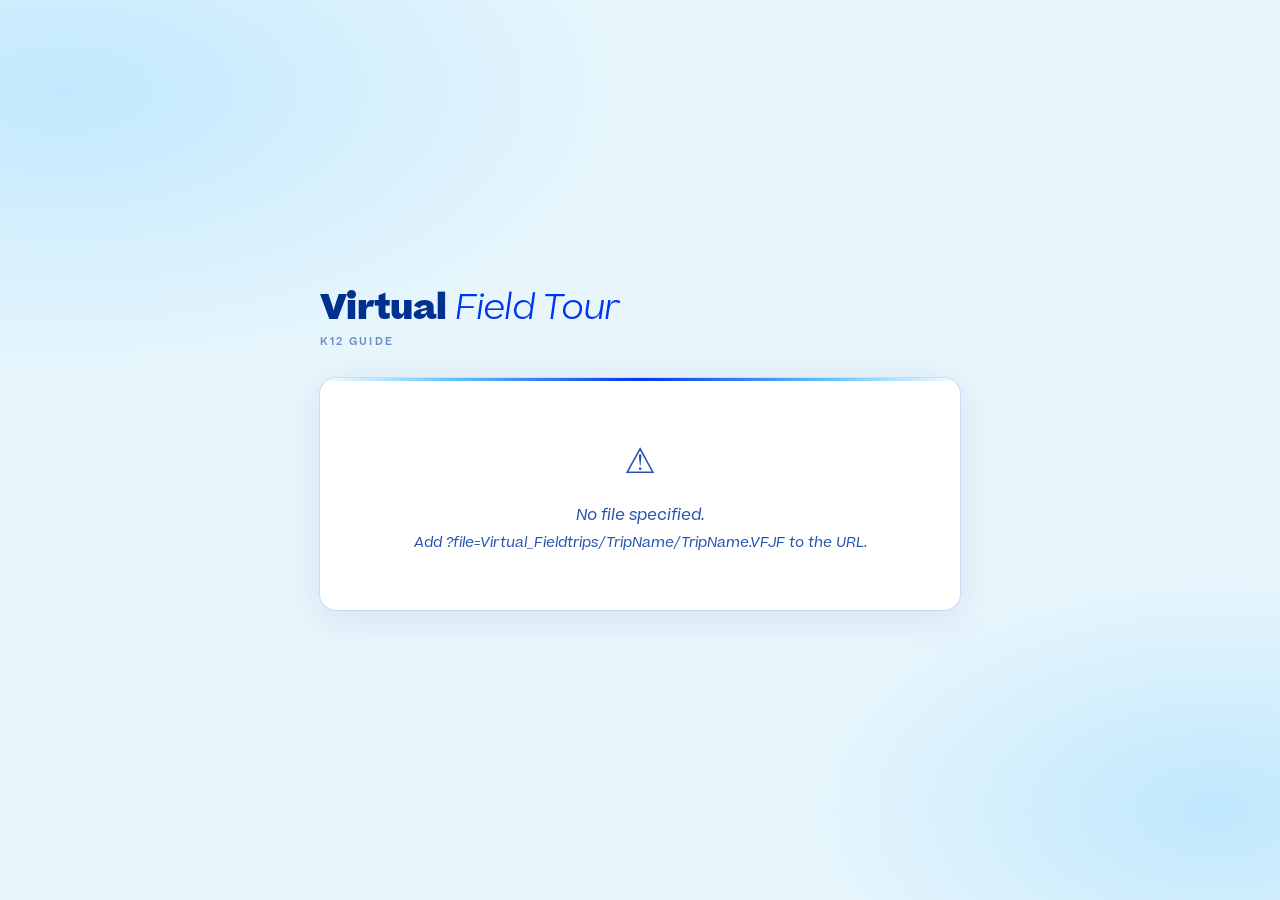
<file: VF_Guide/index.html>
<!DOCTYPE html>
<html lang="en">
<head>
  <meta charset="UTF-8">
  <meta name="viewport" content="width=device-width, initial-scale=1.0">
  <title>Virtual Field Trip</title>

  <!-- ─────────────────────────────────────────────────────────────────
       BEATRICE FONT FACES
       Expects font files at /fonts/Beatrice-*.otf
       ───────────────────────────────────────────────────────────────── -->
  <style>
    @font-face { font-family: 'Beatrice'; src: url('/fonts/Beatrice-Thin.otf') format('opentype'); font-weight: 100; font-style: normal; }
    @font-face { font-family: 'Beatrice'; src: url('/fonts/Beatrice-ThinItalic.otf') format('opentype'); font-weight: 100; font-style: italic; }
    @font-face { font-family: 'Beatrice'; src: url('/fonts/Beatrice-Light.otf') format('opentype'); font-weight: 300; font-style: normal; }
    @font-face { font-family: 'Beatrice'; src: url('/fonts/Beatrice-LightItalic.otf') format('opentype'); font-weight: 300; font-style: italic; }
    @font-face { font-family: 'Beatrice'; src: url('/fonts/Beatrice-Regular.otf') format('opentype'); font-weight: 400; font-style: normal; }
    @font-face { font-family: 'Beatrice'; src: url('/fonts/Beatrice-RegularItalic.otf') format('opentype'); font-weight: 400; font-style: italic; }
    @font-face { font-family: 'Beatrice'; src: url('/fonts/Beatrice-Medium.otf') format('opentype'); font-weight: 500; font-style: normal; }
    @font-face { font-family: 'Beatrice'; src: url('/fonts/Beatrice-MediumItalic.otf') format('opentype'); font-weight: 500; font-style: italic; }
    @font-face { font-family: 'Beatrice'; src: url('/fonts/Beatrice-SemiBold.otf') format('opentype'); font-weight: 600; font-style: normal; }
    @font-face { font-family: 'Beatrice'; src: url('/fonts/Beatrice-SemiBoldItalic.otf') format('opentype'); font-weight: 600; font-style: italic; }
    @font-face { font-family: 'Beatrice'; src: url('/fonts/Beatrice-Bold.otf') format('opentype'); font-weight: 700; font-style: normal; }
    @font-face { font-family: 'Beatrice'; src: url('/fonts/Beatrice-BoldItalic.otf') format('opentype'); font-weight: 700; font-style: italic; }
    @font-face { font-family: 'Beatrice'; src: url('/fonts/Beatrice-ExtraBold.otf') format('opentype'); font-weight: 800; font-style: normal; }
    @font-face { font-family: 'Beatrice'; src: url('/fonts/Beatrice-ExtraBoldItalic.otf') format('opentype'); font-weight: 800; font-style: italic; }
  </style>

  <style>
    /* ─────────────────────────────────────────────────────────────────
       DESIGN TOKENS
       Brand palette: #E8F6FC · #A2DEFF · #62C7FF · #0035F0 · #01308E
       ───────────────────────────────────────────────────────────────── */
    :root {
      /* Palette */
      --sky-pale:    #E8F6FC;
      --sky-light:   #A2DEFF;
      --sky-mid:     #62C7FF;
      --blue-vivid:  #0035F0;
      --blue-deep:   #01308E;

      /* Semantic surfaces */
      --bg:          var(--sky-pale);
      --surface:     #ffffff;
      --surface-2:   #f0f9ff;
      --border:      rgba(0, 53, 240, 0.10);
      --border-hi:   rgba(0, 53, 240, 0.22);

      /* Accent / interaction */
      --accent:      var(--blue-vivid);
      --accent-soft: rgba(0, 53, 240, 0.18);
      --accent-glow: rgba(98, 199, 255, 0.35);

      /* Success (completion) */
      --green:       #0a8a5e;
      --green-soft:  rgba(10, 138, 94, 0.10);
      --green-border:rgba(10, 138, 94, 0.28);

      /* Gold (visited) */
      --gold:        #0035F0;   /* reuse brand blue for visited accent */
      --gold-soft:   rgba(0, 53, 240, 0.07);

      /* Text */
      --text:        #01308E;
      --text-2:      #2552b0;
      --text-3:      #6e8eca;
      --text-muted:  #a0b4d6;
      --disabled:    #c5d8ef;

      /* Type */
      --font:        'Beatrice', system-ui, sans-serif;

      /* Shape */
      --radius:      16px;
      --radius-sm:   10px;
      --card-shadow: 0 0 0 1px var(--border), 0 8px 40px rgba(1, 48, 142, 0.10);
    }

    /* ── Reset ─────────────────────────────────────────────── */
    *, *::before, *::after { box-sizing: border-box; margin: 0; padding: 0; }

    /* ── Base ──────────────────────────────────────────────── */
    body {
      font-family: var(--font);
      font-weight: 400;
      background: var(--bg);
      background-image:
        radial-gradient(ellipse 70% 50% at 5% 10%, rgba(162, 222, 255, 0.55) 0%, transparent 65%),
        radial-gradient(ellipse 55% 45% at 95% 90%, rgba(98, 199, 255, 0.30) 0%, transparent 60%);
      min-height: 100vh;
      display: flex;
      align-items: center;
      justify-content: center;
      padding: 2rem 1rem;
      color: var(--text);
      font-size: 15px;
      line-height: 1.6;
    }

    #app { width: 100%; max-width: 640px; }

    /* ── Animations ────────────────────────────────────────── */
    @keyframes rise {
      from { opacity: 0; transform: translateY(12px); }
      to   { opacity: 1; transform: translateY(0);    }
    }

    @keyframes waveBounce {
      0%, 100% { transform: scaleY(1); }
      50%       { transform: scaleY(0.2); }
    }

    .fade-in {
      opacity: 0;
      animation: rise 0.30s ease forwards;
    }

    /* ─────────────────────────────────────────────────────────
       HEADER
       ───────────────────────────────────────────────────────── */
    #header {
      display: flex;
      align-items: flex-start;
      justify-content: space-between;
      gap: 1.25rem;
      margin-bottom: 1.75rem;
      opacity: 0;
      transform: translateY(-10px);
      animation: rise 0.50s 0.08s ease forwards;
    }

    #header-text { text-align: left; flex: 1; }

    #header h1 {
      font-size: clamp(1.4rem, 4.5vw, 2.15rem);
      font-weight: 800;
      color: var(--blue-deep);
      letter-spacing: -0.02em;
      line-height: 1.1;
    }

    #header h1 em {
      font-style: italic;
      font-weight: 300;
      color: var(--blue-vivid);
    }

    #header .subtitle {
      font-size: 0.65rem;
      font-weight: 600;
      letter-spacing: 0.20em;
      text-transform: uppercase;
      color: var(--text-3);
      margin-top: 0.4rem;
    }

    /* ── Progress widget ────────────────────────────────────── */
    #progress-widget {
      display: none;          /* shown via JS once the trip starts */
      flex-direction: column;
      align-items: flex-end;
      gap: 0.35rem;
      flex-shrink: 0;
      min-width: 110px;
    }

    #progress-label {
      font-size: 0.60rem;
      font-weight: 600;
      letter-spacing: 0.18em;
      text-transform: uppercase;
      color: var(--text-3);
    }

    #progress-bar-track {
      width: 100%;
      height: 6px;
      background: rgba(0, 53, 240, 0.10);
      border-radius: 99px;
      overflow: hidden;
      border: 1px solid var(--border);
    }

    #progress-bar-fill {
      height: 100%;
      width: 0%;
      border-radius: 99px;
      background: linear-gradient(90deg, var(--blue-vivid) 0%, var(--sky-mid) 100%);
      transition: width 0.5s cubic-bezier(0.4, 0, 0.2, 1);
    }

    #progress-bar-fill.complete {
      background: linear-gradient(90deg, var(--green) 0%, #34d399 100%);
    }

    #progress-pct {
      font-size: 0.70rem;
      font-weight: 600;
      color: var(--text-2);
      letter-spacing: 0.04em;
      transition: color 0.4s;
    }

    #progress-pct.complete { color: var(--green); }

    /* ─────────────────────────────────────────────────────────
       BOOK CARD
       ───────────────────────────────────────────────────────── */
    #book {
      background: var(--surface);
      border-radius: var(--radius);
      box-shadow: var(--card-shadow);
      overflow: hidden;
      opacity: 0;
      transform: translateY(14px);
      animation: rise 0.55s 0.22s ease forwards;
      position: relative;
    }

    /* Top accent stripe */
    #book::before {
      content: '';
      position: absolute;
      inset: 0 0 auto 0;
      height: 3px;
      background: linear-gradient(90deg,
        transparent 0%,
        var(--sky-mid) 20%,
        var(--blue-vivid) 50%,
        var(--sky-mid) 80%,
        transparent 100%);
      border-radius: var(--radius) var(--radius) 0 0;
      transition: background 0.6s ease;
    }

    #book.complete::before {
      background: linear-gradient(90deg,
        transparent 0%,
        rgba(10, 138, 94, 0.45) 20%,
        var(--green) 50%,
        rgba(10, 138, 94, 0.45) 80%,
        transparent 100%);
    }

    /* ─────────────────────────────────────────────────────────
       SPLASH SCREEN
       ───────────────────────────────────────────────────────── */
    #splash {
      padding: 3rem 2.25rem;
      display: flex;
      flex-direction: column;
      align-items: center;
      gap: 1.5rem;
      text-align: center;
    }

    #splash-icon { font-size: 3rem; line-height: 1; }

    #splash-title {
      font-size: 1.3rem;
      font-weight: 300;
      color: var(--blue-deep);
      line-height: 1.6;
    }

    #splash-hint {
      font-size: 0.82rem;
      color: var(--text-3);
      max-width: 320px;
    }

    #start-btn {
      background: var(--blue-vivid);
      color: #ffffff;
      border: none;
      border-radius: var(--radius-sm);
      padding: 0.85rem 2.5rem;
      font-family: var(--font);
      font-size: 0.95rem;
      font-weight: 700;
      cursor: pointer;
      letter-spacing: 0.04em;
      transition: opacity 0.15s, transform 0.1s, box-shadow 0.15s;
      box-shadow: 0 4px 20px rgba(0, 53, 240, 0.30);
    }

    #start-btn:hover  { opacity: 0.90; transform: translateY(-1px); box-shadow: 0 6px 24px rgba(0, 53, 240, 0.40); }
    #start-btn:active { transform: scale(0.98); }

    /* ─────────────────────────────────────────────────────────
       NARRATOR PANEL
       ───────────────────────────────────────────────────────── */
    #narrator {
      padding: 2rem 2.25rem 1.75rem;
      border-bottom: 1px solid var(--border);
      display: flex;
      flex-direction: column;
      gap: 0.85rem;
    }

    #narrator-label {
      font-size: 0.62rem;
      font-weight: 600;
      letter-spacing: 0.20em;
      text-transform: uppercase;
      color: rgba(0, 53, 240, 0.45);
    }

    /* ── Q row ─────────────────────────────────────────────── */
    #qa-question {
      display: none;          /* shown when a forward choice is made */
      align-items: flex-start;
      gap: 0.65rem;
      padding-bottom: 0.85rem;
      border-bottom: 1px solid var(--border);
    }

    #qa-question.visible { display: flex; }

    .qa-label {
      font-size: 0.68rem;
      font-weight: 700;
      letter-spacing: 0.12em;
      text-transform: uppercase;
      flex-shrink: 0;
      padding-top: 0.3em;
      min-width: 1.6rem;
    }

    .qa-label.q { color: var(--sky-mid); }
    .qa-label.a { color: var(--blue-vivid); }

    #qa-question-text {
      font-size: 0.95rem;
      font-weight: 300;
      font-style: italic;
      color: var(--text-3);
      line-height: 1.75;
    }

    /* ── A row ─────────────────────────────────────────────── */
    #qa-answer {
      display: flex;
      align-items: flex-start;
      gap: 0.65rem;
    }

    #a-label {
      font-size: 0.68rem;
      font-weight: 700;
      letter-spacing: 0.12em;
      text-transform: uppercase;
      flex-shrink: 0;
      padding-top: 0.3em;
      min-width: 1.6rem;
      color: var(--blue-vivid);
      visibility: hidden;
    }

    #narrator-text {
      font-size: 1.10rem;
      font-weight: 300;
      line-height: 1.85;
      color: var(--blue-deep);
      flex: 1;
    }

    /* ── Audio indicator ────────────────────────────────────── */
    #audio-indicator {
      display: flex;
      align-items: center;
      gap: 0.5rem;
      min-height: 1.1rem;
      font-size: 0.72rem;
      font-weight: 500;
      color: var(--text-3);
      transition: opacity 0.25s;
    }

    #audio-indicator.hidden { opacity: 0; pointer-events: none; }

    .wave { display: flex; align-items: center; gap: 2px; }

    .wave span {
      display: block;
      width: 2.5px;
      border-radius: 3px;
      background: var(--blue-vivid);
      animation: waveBounce 0.85s ease-in-out infinite;
    }

    .wave span:nth-child(1) { height: 5px;  animation-delay: 0.00s; }
    .wave span:nth-child(2) { height: 11px; animation-delay: 0.12s; }
    .wave span:nth-child(3) { height: 7px;  animation-delay: 0.24s; }
    .wave span:nth-child(4) { height: 13px; animation-delay: 0.06s; }
    .wave span:nth-child(5) { height: 6px;  animation-delay: 0.18s; }

    /* ─────────────────────────────────────────────────────────
       CHOICES PANEL
       ───────────────────────────────────────────────────────── */
    #choices {
      padding: 1.5rem 2.25rem 2rem;
      display: flex;
      flex-direction: column;
      gap: 0.55rem;
    }

    #choices-label {
      font-size: 0.62rem;
      font-weight: 600;
      letter-spacing: 0.20em;
      text-transform: uppercase;
      color: var(--text-muted);
      margin-bottom: 0.2rem;
    }

    /* ── Choice button — base ──────────────────────────────── */
    .choice-btn {
      background: var(--surface-2);
      border: 1px solid var(--border);
      border-radius: var(--radius-sm);
      padding: 0.8rem 1.1rem;
      font-family: var(--font);
      font-size: 0.93rem;
      font-weight: 500;
      color: var(--text);
      cursor: pointer;
      text-align: left;
      display: flex;
      align-items: center;
      gap: 0.65rem;
      transition: border-color 0.15s, background 0.15s, transform 0.10s, box-shadow 0.15s;
      position: relative;
      overflow: hidden;
    }

    /* Hover shimmer overlay */
    .choice-btn::after {
      content: '';
      position: absolute;
      inset: 0;
      background: linear-gradient(110deg, transparent 0%, var(--accent-glow) 100%);
      opacity: 0;
      transition: opacity 0.20s;
      pointer-events: none;
    }

    .choice-btn:hover:not(:disabled)::after  { opacity: 1; }

    .choice-btn:hover:not(:disabled) {
      border-color: var(--border-hi);
      transform: translateY(-1px);
      box-shadow: 0 4px 16px rgba(1, 48, 142, 0.12);
    }

    .choice-btn:active:not(:disabled) { transform: scale(0.99); }

    /* Leading arrow */
    .choice-btn::before {
      content: '›';
      font-size: 1.2rem;
      line-height: 1;
      color: var(--blue-vivid);
      flex-shrink: 0;
      transition: transform 0.15s;
    }

    .choice-btn:hover:not(:disabled)::before { transform: translateX(2px); }

    .choice-btn:disabled {
      color: var(--disabled);
      cursor: not-allowed;
      background: var(--surface);
    }

    .choice-btn:disabled::before { color: var(--disabled); }

    /* ── Visited forward choices ────────────────────────────── */
    .choice-btn.visited {
      background: var(--gold-soft);
      border-color: rgba(0, 53, 240, 0.15);
      color: var(--text-2);
    }

    .choice-btn.visited::before {
      content: '✓';
      font-size: 0.85rem;
      color: var(--blue-vivid);
    }

    /* ── Back buttons ───────────────────────────────────────── */
    .choice-btn.back-btn {
      background: transparent;
      border-color: var(--border);
      color: var(--text-3);
      font-size: 0.84rem;
      font-weight: 400;
    }

    .choice-btn.back-btn::before {
      content: '‹';
      color: var(--text-3);
    }

    .choice-btn.back-btn:hover:not(:disabled) {
      color: var(--text-2);
      border-color: var(--border-hi);
      transform: translateY(-1px);
    }

    .choice-btn.back-btn:hover:not(:disabled)::before {
      transform: translateX(-2px);
      color: var(--text-2);
    }

    /* Suppress shimmer on back buttons */
    .choice-btn.back-btn::after { display: none; }

    /* ── Completion banner ──────────────────────────────────── */
    #complete-banner {
      display: none;
      align-items: center;
      gap: 0.7rem;
      padding: 0.85rem 1.1rem;
      background: var(--green-soft);
      border: 1px solid var(--green-border);
      border-radius: var(--radius-sm);
      font-size: 0.82rem;
      color: var(--green);
      font-weight: 600;
    }

    #complete-banner.visible { display: flex; }
    #complete-banner .cb-icon { font-size: 1.1rem; flex-shrink: 0; }

    /* ─────────────────────────────────────────────────────────
       STATUS / ERROR SCREEN
       ───────────────────────────────────────────────────────── */
    #status {
      padding: 3.5rem 2rem;
      text-align: center;
      color: var(--text-2);
      font-size: 0.95rem;
    }

    #status .big { font-size: 2.2rem; margin-bottom: 0.75rem; }
    #status p    { font-style: italic; }

    #status code {
      background: var(--surface-2);
      color: var(--blue-vivid);
      padding: 0.15em 0.45em;
      border-radius: 5px;
      font-style: normal;
      font-size: 0.85em;
    }

    /* ── Scrollbar ──────────────────────────────────────────── */
    ::-webkit-scrollbar { width: 5px; }
    ::-webkit-scrollbar-track { background: transparent; }
    ::-webkit-scrollbar-thumb { background: var(--border-hi); border-radius: 4px; }

    /* ── Mobile adjustments ─────────────────────────────────── */
    @media (max-width: 480px) {
      body { padding: 1rem 0.75rem; }
      #narrator, #choices { padding-left: 1.5rem; padding-right: 1.5rem; }
      #narrator-text { font-size: 1rem; }
      #splash { padding: 2.25rem 1.5rem; }
      #progress-widget { min-width: 90px; }
    }
  </style>
</head>
<body>

<div id="app">

  <!-- Header: title + progress widget -->
  <div id="header">
    <div id="header-text">
      <h1 id="title-text">Virtual <em>Field Tour</em></h1>
      <div class="subtitle" id="subtitle-text">K12 Guide</div>
    </div>
    <div id="progress-widget">
      <div id="progress-label">Explored</div>
      <div id="progress-bar-track">
        <div id="progress-bar-fill"></div>
      </div>
      <div id="progress-pct">0%</div>
    </div>
  </div>

  <!-- Main card — content rendered here by JS -->
  <div id="book">
    <div id="status"><div class="big">📖</div><p>Loading…</p></div>
  </div>

</div>

<!-- Hidden audio player -->
<audio id="player"></audio>

<script>
/* =============================================================
   VIRTUAL FIELD TRIP — player script
   -------------------------------------------------------------
   DATA SCHEMA (*.VFJF, a JSON file):
     {
       "root": "Trip Title",
       "start_node": "node_id",
       "thank_you": "audio/thankyou.mp3",   // optional
       "nodes": {
         "node_id": {
           "text":    "Narrator text shown in the card.",
           "audio":   "audio/node.mp3",      // optional
           "choices": [
             { "text": "Choice label", "next": "other_node_id" },
             { "text": "← Go back",   "next": "prev_node_id", "back": true }
           ]
         }
       }
     }

   URL FORMAT:
     ?file=Virtual_Fieldtrips/TripName/TripName.VFJF
   ============================================================= */

  // ── State ──────────────────────────────────────────────────
  let data         = null;   // parsed JSON from the .VFJF file
  let fileBase     = '';     // root path for resolving audio URLs
  let currentNode  = null;   // currently displayed node id
  let isPlaying    = false;  // true while narration audio is playing
  let visitedNodes = new Set();  // set of node ids the user has visited
  let totalNodes   = 0;
  let tripComplete = false;

  // Queue for the thank-you audio: play after current narration ends
  let pendingThankYou = null;  // URL string, or null

  const player = document.getElementById('player');

  // ── Audio cache ─────────────────────────────────────────────
  // Pre-fetches audio files into Blob URLs to avoid network delays
  // between pressing a choice and audio starting.
  const audioCache = new Map();

  function prefetchAudio(url) {
    if (audioCache.has(url)) return;
    const entry = { blob: null, objectUrl: null, state: 'loading' };
    audioCache.set(url, entry);
    fetch(url)
      .then(res => {
        if (!res.ok) throw new Error(`HTTP ${res.status}`);
        return res.blob();
      })
      .then(blob => {
        entry.blob      = blob;
        entry.objectUrl = URL.createObjectURL(blob);
        entry.state     = 'ready';
      })
      .catch(err => {
        console.warn('Audio prefetch failed:', url, err);
        entry.state = 'error';
      });
  }

  // Pre-fetch audio for all forward children of a node
  function prefetchNodeAudio(nodeId) {
    const node = data.nodes[nodeId];
    if (!node || !node.choices) return;
    node.choices.forEach(choice => {
      if (choice.back) return;
      const next = data.nodes[choice.next];
      if (!next || !next.audio) return;
      const safePath = sanitiseAudioPath(next.audio);
      if (!safePath) return;
      prefetchAudio(buildAudioUrl(safePath));
    });
  }

  // Return a cached Blob URL if available, otherwise fall back to the
  // network URL (the player will handle fallback on error too).
  function resolveAudioSrc(url) {
    const entry = audioCache.get(url);
    if (entry && entry.state === 'ready' && entry.objectUrl) return entry.objectUrl;
    return url;
  }

  // ── Path helpers ────────────────────────────────────────────

  // Reject paths that look like absolute URLs or path-traversal attempts.
  function sanitiseAudioPath(audioPath) {
    if (typeof audioPath !== 'string' || audioPath.trim() === '') return null;
    const colonIdx = audioPath.indexOf(':');
    const slashIdx = audioPath.indexOf('/');
    if (colonIdx !== -1 && (slashIdx === -1 || colonIdx < slashIdx)) return null;
    if (audioPath.includes('..')) return null;
    return audioPath;
  }

  function buildAudioUrl(audioPath) {
    return fileBase + audioPath;
  }

  // ── Progress ────────────────────────────────────────────────

  function updateProgress() {
    const pct   = totalNodes > 0 ? Math.round((visitedNodes.size / totalNodes) * 100) : 0;
    const fill  = document.getElementById('progress-bar-fill');
    const pctEl = document.getElementById('progress-pct');
    if (!fill || !pctEl) return;

    fill.style.width  = pct + '%';
    pctEl.textContent = pct + '%';

    if (pct >= 100 && !tripComplete) {
      tripComplete = true;
      fill.classList.add('complete');
      pctEl.classList.add('complete');
      document.getElementById('book').classList.add('complete');
      showCompleteBanner();
      scheduleThankYouAudio();
    }
  }

  function showCompleteBanner() {
    const banner = document.getElementById('complete-banner');
    if (banner) banner.classList.add('visible');
  }

  // Queue the thank-you audio so it plays AFTER the current narration
  // finishes rather than interrupting it.
  function scheduleThankYouAudio() {
    if (!data.thank_you) return;
    const safePath = sanitiseAudioPath(data.thank_you);
    if (!safePath) return;
    const url = buildAudioUrl(safePath);
    prefetchAudio(url);
    pendingThankYou = url;

    // If nothing is playing right now, fire immediately.
    if (!isPlaying) {
      flushPendingThankYou();
    }
    // Otherwise, playAudioFile's `done` callback will call flushPendingThankYou.
  }

  function flushPendingThankYou() {
    if (!pendingThankYou) return;
    const url = pendingThankYou;
    pendingThankYou = null;
    playAudioFile(resolveAudioSrc(url), url);
  }

  // ── Initialisation ──────────────────────────────────────────

  async function init() {
    const params   = new URLSearchParams(location.search);
    const filePath = params.get('file');

    if (!filePath) {
      showError('⚠️', 'No file specified.',
        'Add ?file=Virtual_Fieldtrips/TripName/TripName.VFJF to the URL.');
      return;
    }

    // Derive the base directory so relative audio paths resolve correctly.
    const slashIdx = filePath.lastIndexOf('/');
    fileBase       = '/' + (slashIdx >= 0 ? filePath.slice(0, slashIdx + 1) : '');

    try {
      const res = await fetch('/' + filePath);
      if (!res.ok) throw new Error(`HTTP ${res.status}`);
      data = await res.json();
    } catch (e) {
      showError('⚠️', 'Could not load trip file.', e.message, filePath);
      return;
    }

    if (!data.nodes || !data.start_node || !data.nodes[data.start_node]) {
      showError('⚠️', 'Invalid trip file.', 'Missing nodes or start_node.');
      return;
    }

    totalNodes = Object.keys(data.nodes).length;

    // Set page / header title
    const tripTitle = String(data.root || 'Virtual Field Trip').trim();
    document.title  = tripTitle;
    setHeaderTitle(tripTitle);

    // Pre-fetch start node audio and thank-you audio early
    const startNode = data.nodes[data.start_node];
    if (startNode && startNode.audio) {
      const safePath = sanitiseAudioPath(startNode.audio);
      if (safePath) prefetchAudio(buildAudioUrl(safePath));
    }
    if (data.thank_you) {
      const safePath = sanitiseAudioPath(data.thank_you);
      if (safePath) prefetchAudio(buildAudioUrl(safePath));
    }

    showSplash(tripTitle, !!(startNode && startNode.audio));
  }

  // Update the h1 so the last word is wrapped in <em> for italic styling.
  function setHeaderTitle(tripTitle) {
    const h1   = document.getElementById('title-text');
    const words = tripTitle.split(' ');
    h1.textContent = '';
    if (words.length > 1) {
      h1.appendChild(document.createTextNode(words.slice(0, -1).join(' ') + ' '));
    }
    const em = document.createElement('em');
    em.textContent = words[words.length - 1];
    h1.appendChild(em);
  }

  // ── Splash screen ───────────────────────────────────────────

  function showSplash(tripTitle, hasAudio) {
    const book = document.getElementById('book');
    book.textContent = '';

    const splash = el('div', { id: 'splash' });
    splash.appendChild(el('div', { id: 'splash-icon', text: '🌍' }));
    splash.appendChild(el('div', { id: 'splash-title', text: tripTitle }));
    splash.appendChild(el('p', {
      id: 'splash-hint',
      text: hasAudio
        ? 'Audio narration is included — make sure your sound is on.'
        : 'Use the choices below to explore each stop on the trip.',
    }));

    const btn = el('button', { id: 'start-btn', text: 'Begin Tour →' });
    btn.addEventListener('click', () => {
      document.getElementById('progress-widget').style.display = 'flex';
      renderShell();
      goTo(data.start_node, /* playAudio */ true, /* choiceText */ null, /* isBack */ false);
    });
    splash.appendChild(btn);

    book.appendChild(splash);
  }

  // ── Shell (narrator + choices panels) ──────────────────────

  function renderShell() {
    const book = document.getElementById('book');
    book.textContent = '';

    // ── Narrator panel ──
    const narrator = el('div', { id: 'narrator' });
    narrator.appendChild(el('div', { id: 'narrator-label', text: 'Narrator' }));

    // Q row (question echoed when a choice is made)
    const qaQuestion = el('div', { id: 'qa-question' });
    qaQuestion.appendChild(el('span', { className: 'qa-label q', text: 'Q:' }));
    qaQuestion.appendChild(el('span', { id: 'qa-question-text' }));
    narrator.appendChild(qaQuestion);

    // A row (narrator response)
    const qaAnswer = el('div', { id: 'qa-answer' });
    qaAnswer.appendChild(el('span', { id: 'a-label', text: 'A:' }));
    qaAnswer.appendChild(el('span', { id: 'narrator-text' }));
    narrator.appendChild(qaAnswer);

    // Animated audio indicator
    const audioIndicator = el('div', { id: 'audio-indicator', className: 'hidden' });
    const wave = el('div', { className: 'wave' });
    for (let i = 0; i < 5; i++) wave.appendChild(el('span'));
    audioIndicator.appendChild(wave);
    audioIndicator.appendChild(document.createTextNode('Playing…'));
    narrator.appendChild(audioIndicator);

    book.appendChild(narrator);

    // ── Choices panel ──
    const choices = el('div', { id: 'choices' });
    choices.appendChild(el('div', { id: 'choices-label', text: 'Your response' }));

    // Completion banner (hidden until full exploration)
    const banner = el('div', { id: 'complete-banner' });
    const cbIcon = el('span', { className: 'cb-icon', text: '🎉' });
    banner.appendChild(cbIcon);
    banner.appendChild(document.createTextNode("You've explored the entire trip — great work!"));
    choices.appendChild(banner);

    book.appendChild(choices);
  }

  // ── Navigation ──────────────────────────────────────────────
  // isBack = true  → navigate backwards: no audio, Q: label hidden
  // isBack = false → navigate forwards:  play audio, show Q: label

  function goTo(nodeId, playAudio, choiceText, isBack) {
    const node = data.nodes[nodeId];
    if (!node) { console.warn('Unknown node:', nodeId); return; }

    visitedNodes.add(nodeId);
    currentNode = nodeId;

    renderNarrator(node, isBack ? null : choiceText);
    renderChoices(node);
    updateProgress();
    prefetchNodeAudio(nodeId);

    if (playAudio && node.audio) {
      const safePath = sanitiseAudioPath(node.audio);
      if (safePath) {
        const url = buildAudioUrl(safePath);
        playAudioFile(resolveAudioSrc(url), url);
      } else {
        console.warn('Rejected unsafe audio path:', node.audio);
      }
    }
  }

  function choiceClicked(choice) {
    if (isPlaying) return;
    const isBack = !!choice.back;
    goTo(choice.next, /* playAudio */ !isBack, choice.text, isBack);
  }

  // ── Audio playback ──────────────────────────────────────────

  function playAudioFile(src, canonicalUrl) {
    player.pause();
    player.src = src;
    isPlaying  = true;
    setWave(true);
    lockChoices(true);

    const done = () => {
      isPlaying = false;
      setWave(false);
      lockChoices(false);
      player.onended = null;
      player.onerror = null;

      // If a thank-you clip is waiting, play it now that narration is done.
      if (pendingThankYou) {
        flushPendingThankYou();
      }
    };

    player.onended = done;
    player.onerror = (e) => {
      // One retry using the canonical (non-cached) URL
      if (src !== canonicalUrl) {
        player.src = canonicalUrl;
        player.play().catch(err => { console.warn('Audio retry failed:', err); done(); });
      } else {
        console.warn('Audio error:', src, e);
        done();
      }
    };

    player.play().catch(e => { console.warn('play() rejected:', e); done(); });
  }

  // ── Rendering helpers ───────────────────────────────────────

  function renderNarrator(node, choiceText) {
    const qaQuestion = document.getElementById('qa-question');
    const qText      = document.getElementById('qa-question-text');
    const aLabel     = document.getElementById('a-label');

    if (choiceText) {
      qText.textContent = choiceText;
      qaQuestion.classList.add('visible');
      aLabel.style.visibility = 'visible';
    } else {
      qText.textContent = '';
      qaQuestion.classList.remove('visible');
      aLabel.style.visibility = 'hidden';
    }

    const narratorText = document.getElementById('narrator-text');
    // Restart fade-in animation by forcing a reflow
    narratorText.style.animation = 'none';
    void narratorText.offsetHeight;
    narratorText.style.animation = '';
    narratorText.classList.add('fade-in');
    narratorText.textContent = node.text || '';
  }

  function renderChoices(node) {
    const container = document.getElementById('choices');
    const label     = document.getElementById('choices-label');
    const banner    = document.getElementById('complete-banner');

    // Remove old choice buttons (keep label and banner)
    Array.from(container.children).forEach(child => {
      if (child !== label && child !== banner) child.remove();
    });

    const choices       = node.choices || [];
    const forwardChoices = choices.filter(c => !c.back);
    const backChoices    = choices.filter(c =>  c.back);

    if (choices.length === 0) {
      const end = document.createElement('p');
      end.style.cssText = 'color:var(--text-muted);font-size:0.85rem;font-style:italic;margin-top:0.5rem;';
      end.textContent = '— End of trip —';
      container.insertBefore(end, banner);
      return;
    }

    forwardChoices.forEach(choice => {
      const btn = el('button', { className: 'choice-btn fade-in', text: choice.text });
      if (visitedNodes.has(choice.next)) btn.classList.add('visited');
      btn.addEventListener('click', () => choiceClicked(choice));
      container.insertBefore(btn, banner);
    });

    backChoices.forEach(choice => {
      const btn = el('button', { className: 'choice-btn back-btn fade-in', text: choice.text });
      btn.addEventListener('click', () => choiceClicked(choice));
      container.insertBefore(btn, banner);
    });
  }

  function lockChoices(locked) {
    document.querySelectorAll('.choice-btn').forEach(btn => { btn.disabled = locked; });
  }

  function setWave(visible) {
    const el = document.getElementById('audio-indicator');
    if (el) el.classList.toggle('hidden', !visible);
  }

  // ── Error screen ────────────────────────────────────────────

  function showError(icon, headline, detail, file) {
    const book = document.getElementById('book');
    book.textContent = '';

    const status = el('div', { id: 'status' });
    status.appendChild(el('div', { className: 'big', text: icon }));
    status.appendChild(el('p', { text: headline }));

    if (file) {
      const pFile = el('p');
      pFile.style.cssText = 'margin-top:0.5rem;font-size:0.85rem;';
      pFile.appendChild(document.createTextNode('File: '));
      const code = el('code', { text: file });
      pFile.appendChild(code);
      status.appendChild(pFile);
    }

    if (detail) {
      const p2 = el('p', { text: detail });
      p2.style.cssText = 'margin-top:0.35rem;font-size:0.85rem;';
      status.appendChild(p2);
    }

    book.appendChild(status);
  }

  // ── DOM utility ─────────────────────────────────────────────
  // Lightweight helper: el(tag, { id, className, text }) → HTMLElement

  function el(tag, opts = {}) {
    const node = document.createElement(tag);
    if (opts.id)        node.id           = opts.id;
    if (opts.className) node.className     = opts.className;
    if (opts.text)      node.textContent   = opts.text;
    return node;
  }

  // ── Bootstrap ───────────────────────────────────────────────
  init();
</script>
</body>
</html>
</file>
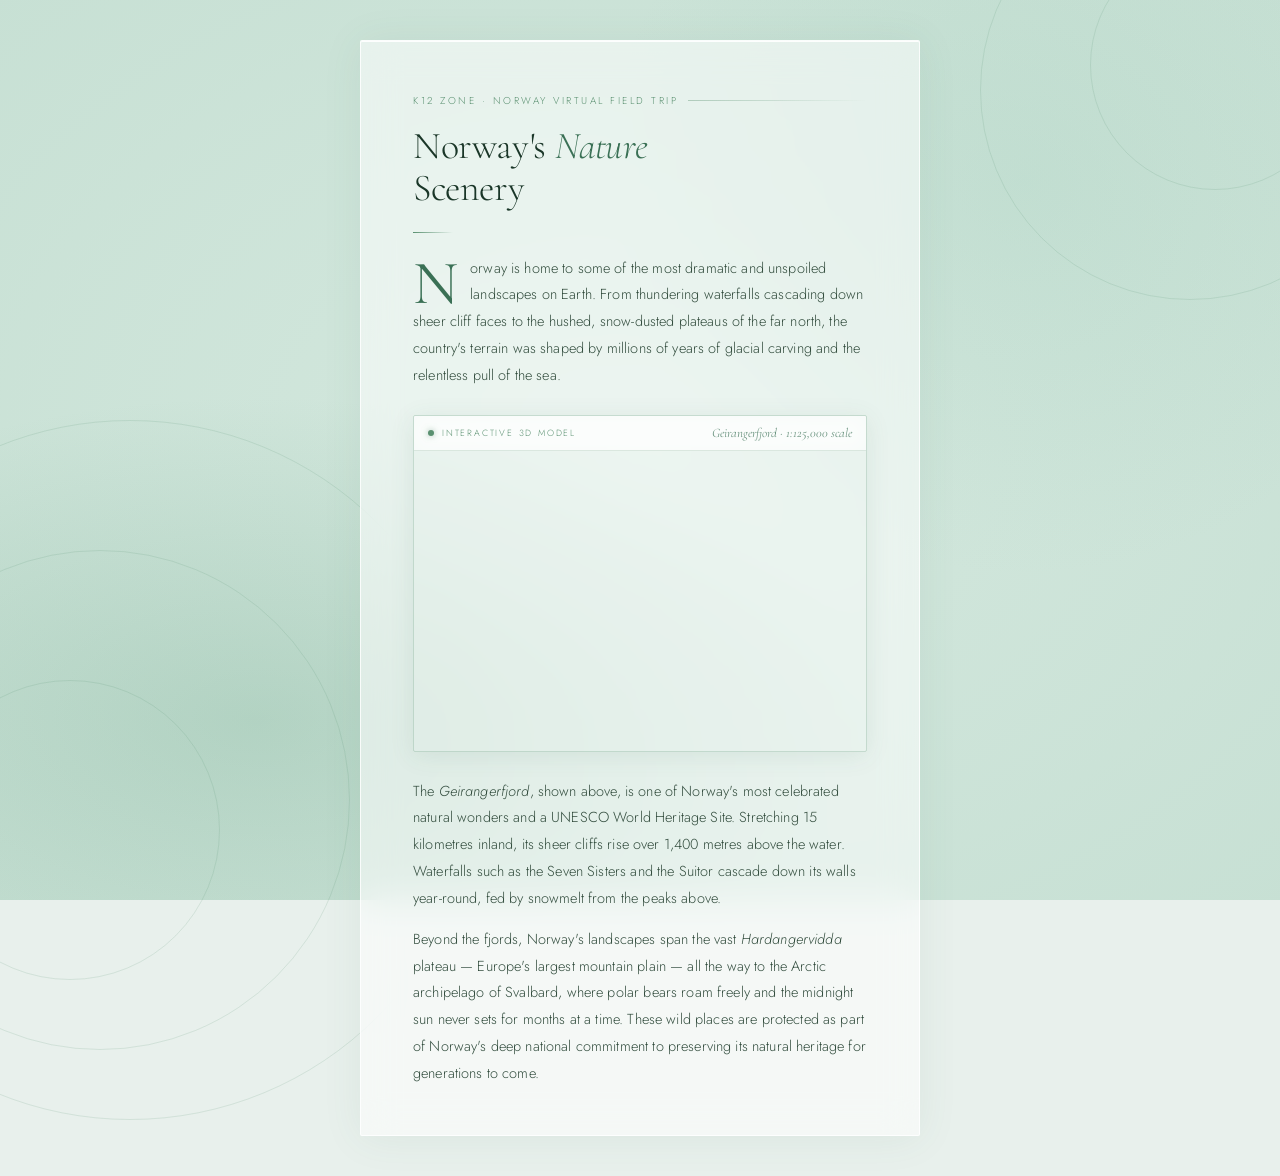
<file: VF_Norway/Nature.html>
<!DOCTYPE html>
<html lang="en">
<head>
  <meta charset="UTF-8" />
  <title>Norway Nature Scenery</title>
  <link href="https://fonts.googleapis.com/css2?family=Cormorant+Garamond:ital,wght@0,300;0,400;1,300;1,400&family=Jost:wght@300;400&display=swap" rel="stylesheet">
  <style>
    *, *::before, *::after { box-sizing: border-box; margin: 0; padding: 0; }

    body {
      min-height: 100vh;
      background: #e8f0ec;
      display: flex;
      align-items: center;
      justify-content: center;
      font-family: 'Jost', sans-serif;
      padding: 40px 16px;
    }

    body::before {
      content: '';
      position: fixed;
      inset: 0;
      background:
        radial-gradient(ellipse 80% 60% at 20% 80%, rgba(100,160,130,0.25) 0%, transparent 60%),
        radial-gradient(ellipse 60% 80% at 80% 20%, rgba(150,200,180,0.2) 0%, transparent 55%),
        radial-gradient(ellipse 100% 100% at 50% 50%, #d4e8de 0%, #c2ddd0 100%);
      z-index: 0;
    }

    .ripple {
      position: fixed;
      border-radius: 50%;
      border: 1px solid rgba(80,140,110,0.15);
      animation: ripple 8s ease-out infinite;
      z-index: 0;
    }
    .ripple:nth-child(1) { width: 300px; height: 300px; bottom: -80px; left: -80px; animation-delay: 0s; }
    .ripple:nth-child(2) { width: 500px; height: 500px; bottom: -150px; left: -150px; animation-delay: 1.5s; }
    .ripple:nth-child(3) { width: 700px; height: 700px; bottom: -220px; left: -220px; animation-delay: 3s; }
    .ripple:nth-child(4) { width: 250px; height: 250px; top: -60px; right: -60px; animation-delay: 2s; }
    .ripple:nth-child(5) { width: 420px; height: 420px; top: -120px; right: -120px; animation-delay: 4s; }

    @keyframes ripple {
      0% { transform: scale(0.95); opacity: 0.6; }
      50% { transform: scale(1.05); opacity: 0.2; }
      100% { transform: scale(0.95); opacity: 0.6; }
    }

    .card {
      position: relative;
      z-index: 1;
      max-width: 560px;
      width: 100%;
      background: rgba(255,255,255,0.55);
      backdrop-filter: blur(18px);
      -webkit-backdrop-filter: blur(18px);
      border: 1px solid rgba(255,255,255,0.8);
      border-radius: 2px;
      padding: 52px 52px 48px;
      box-shadow:
        0 2px 40px rgba(60,110,85,0.08),
        0 1px 0 rgba(255,255,255,0.9) inset;
      animation: fadeUp 1s cubic-bezier(0.16,1,0.3,1) both;
    }

    @keyframes fadeUp {
      from { opacity: 0; transform: translateY(24px); }
      to   { opacity: 1; transform: translateY(0); }
    }

    .eyebrow {
      font-family: 'Jost', sans-serif;
      font-weight: 300;
      font-size: 10px;
      letter-spacing: 0.25em;
      text-transform: uppercase;
      color: #5a9070;
      margin-bottom: 18px;
      display: flex;
      align-items: center;
      gap: 10px;
    }
    .eyebrow::after {
      content: '';
      flex: 1;
      height: 1px;
      background: linear-gradient(to right, rgba(90,144,112,0.4), transparent);
    }

    h1 {
      font-family: 'Cormorant Garamond', serif;
      font-weight: 300;
      font-size: 38px;
      line-height: 1.1;
      color: #1a3628;
      margin-bottom: 8px;
      letter-spacing: -0.01em;
    }
    h1 em {
      font-style: italic;
      color: #3a7055;
    }

    .divider {
      width: 40px;
      height: 1px;
      background: linear-gradient(to right, #5a9070, transparent);
      margin: 22px 0;
    }

    p {
      font-family: 'Jost', sans-serif;
      font-weight: 300;
      font-size: 14.5px;
      line-height: 1.85;
      color: #334d3e;
      letter-spacing: 0.01em;
    }

    .drop {
      float: left;
      font-family: 'Cormorant Garamond', serif;
      font-size: 62px;
      line-height: 0.75;
      margin: 6px 12px 0 0;
      color: #3a7055;
      font-weight: 400;
    }

    /* 3D model embed */
    .model-wrap {
      margin: 26px 0;
      border-radius: 2px;
      overflow: hidden;
      border: 1px solid rgba(90,144,112,0.25);
      box-shadow: 0 4px 24px rgba(60,110,85,0.1);
    }

    .model-label {
      background: rgba(255,255,255,0.6);
      backdrop-filter: blur(10px);
      border-bottom: 1px solid rgba(90,144,112,0.2);
      padding: 9px 14px;
      display: flex;
      align-items: center;
      gap: 8px;
    }

    .model-dot {
      width: 6px;
      height: 6px;
      border-radius: 50%;
      background: #5a9070;
      box-shadow: 0 0 6px rgba(90,144,112,0.6);
      animation: pulse 2.5s ease-in-out infinite;
      flex-shrink: 0;
    }
    @keyframes pulse {
      0%, 100% { opacity: 1; }
      50%       { opacity: 0.4; }
    }

    .model-label-text {
      font-size: 9px;
      letter-spacing: 0.2em;
      text-transform: uppercase;
      color: #5a9070;
      font-weight: 300;
    }

    .model-label-title {
      margin-left: auto;
      font-family: 'Cormorant Garamond', serif;
      font-size: 13px;
      font-style: italic;
      color: #3a7055;
      opacity: 0.75;
    }

    .sketchfab-embed-wrapper {
      display: block;
      width: 100%;
      height: 300px;
    }

    .sketchfab-embed-wrapper iframe {
      width: 100%;
      height: 100%;
      display: block;
      border: none;
    }
  </style>
</head>
<body>
  <div class="ripple"></div>
  <div class="ripple"></div>
  <div class="ripple"></div>
  <div class="ripple"></div>
  <div class="ripple"></div>

  <div class="card">
    <div class="eyebrow">K12 Zone · Norway virtual field trip</div>
    <h1>Norway's <em>Nature</em><br>Scenery</h1>
    <div class="divider"></div>

    <p>
      <span class="drop">N</span>orway is home to some of the most dramatic and unspoiled landscapes on Earth. From thundering waterfalls cascading down sheer cliff faces to the hushed, snow-dusted plateaus of the far north, the country's terrain was shaped by millions of years of glacial carving and the relentless pull of the sea.
    </p>

    <div class="model-wrap">
      <div class="model-label">
        <div class="model-dot"></div>
        <span class="model-label-text">Interactive 3D model</span>
        <span class="model-label-title">Geirangerfjord · 1:125,000 scale</span>
      </div>
      <div class="sketchfab-embed-wrapper">
        <iframe
          title="Geirangerfjord Region, Norway (1:125,000 scale)"
          frameborder="0"
          allowfullscreen
          mozallowfullscreen="true"
          webkitallowfullscreen="true"
          allow="autoplay; fullscreen; xr-spatial-tracking"
          src="https://sketchfab.com/models/410778750e73451e9c2393a5b9eca59c/embed?autospin=1&autostart=1&preload=1&ui_controls=0&ui_infos=0&ui_stop=0&ui_watermark=1&ui_annotations=0&ui_help=0&ui_settings=0&ui_vr=0">
        </iframe>
      </div>
    </div>

    <p>
      The <em>Geirangerfjord</em>, shown above, is one of Norway's most celebrated natural wonders and a UNESCO World Heritage Site. Stretching 15 kilometres inland, its sheer cliffs rise over 1,400 metres above the water. Waterfalls such as the Seven Sisters and the Suitor cascade down its walls year-round, fed by snowmelt from the peaks above.
    </p>

    <p style="margin-top:14px;">
      Beyond the fjords, Norway's landscapes span the vast <em>Hardangervidda</em> plateau — Europe's largest mountain plain — all the way to the Arctic archipelago of Svalbard, where polar bears roam freely and the midnight sun never sets for months at a time. These wild places are protected as part of Norway's deep national commitment to preserving its natural heritage for generations to come.
    </p>
  </div>
</body>
</html>
</file>
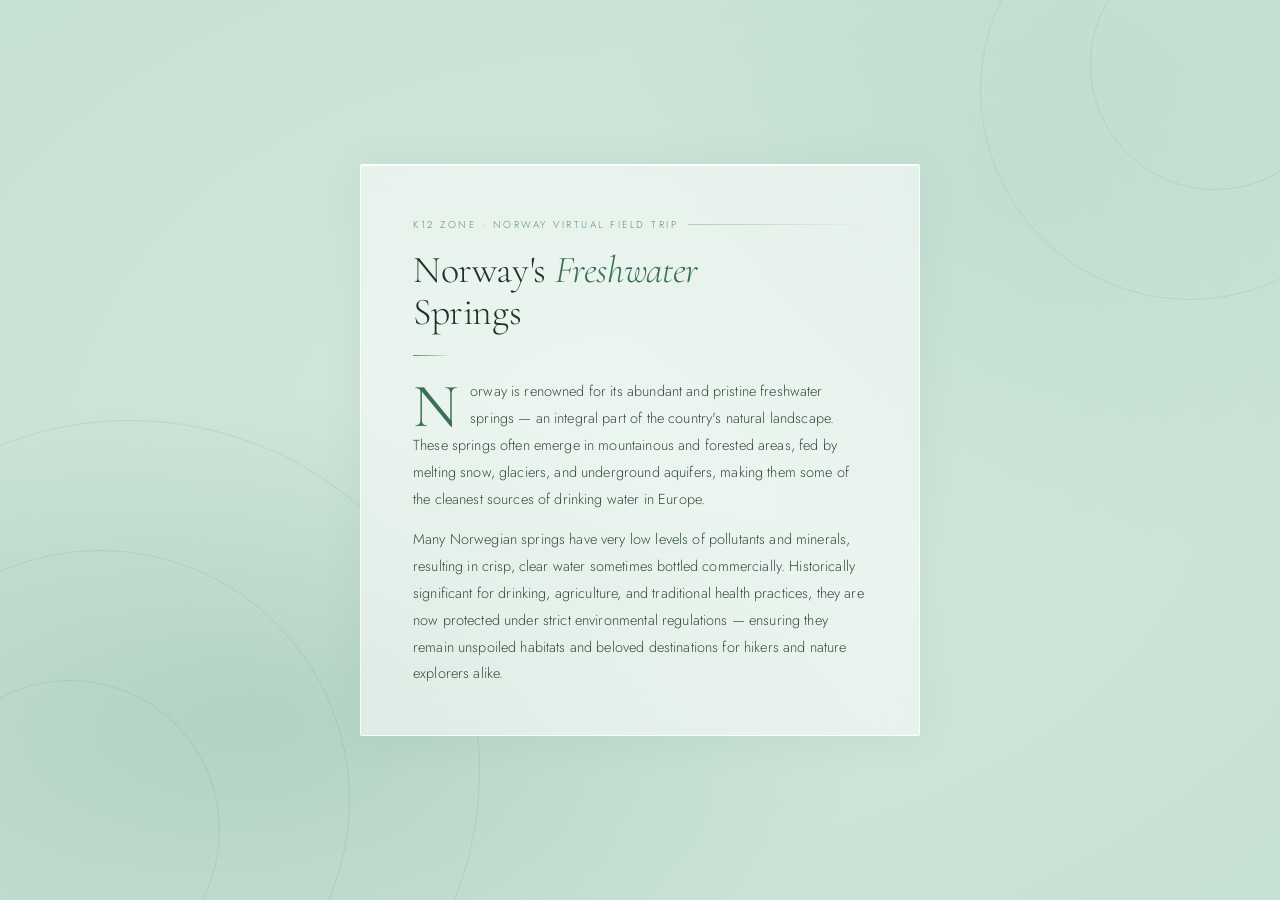
<file: VF_Norway/Spring.html>
<!DOCTYPE html>
<html lang="en">
<head>
  <meta charset="UTF-8" />
  <title>Norway Freshwater Springs</title>
  <link href="https://fonts.googleapis.com/css2?family=Cormorant+Garamond:ital,wght@0,300;0,400;1,300;1,400&family=Jost:wght@300;400&display=swap" rel="stylesheet">
  <style>
    *, *::before, *::after { box-sizing: border-box; margin: 0; padding: 0; }

    body {
      min-height: 100vh;
      background: #e8f0ec;
      display: flex;
      align-items: center;
      justify-content: center;
      font-family: 'Jost', sans-serif;

    }

    /* Animated water background */
    body::before {
      content: '';
      position: fixed;
      inset: 0;
      background:
        radial-gradient(ellipse 80% 60% at 20% 80%, rgba(100,160,130,0.25) 0%, transparent 60%),
        radial-gradient(ellipse 60% 80% at 80% 20%, rgba(150,200,180,0.2) 0%, transparent 55%),
        radial-gradient(ellipse 100% 100% at 50% 50%, #d4e8de 0%, #c2ddd0 100%);
      z-index: 0;
    }

    /* Ripple rings */
    .ripple {
      position: fixed;
      border-radius: 50%;
      border: 1px solid rgba(80,140,110,0.15);
      animation: ripple 8s ease-out infinite;
      z-index: 0;
    }
    .ripple:nth-child(1) { width: 300px; height: 300px; bottom: -80px; left: -80px; animation-delay: 0s; }
    .ripple:nth-child(2) { width: 500px; height: 500px; bottom: -150px; left: -150px; animation-delay: 1.5s; }
    .ripple:nth-child(3) { width: 700px; height: 700px; bottom: -220px; left: -220px; animation-delay: 3s; }
    .ripple:nth-child(4) { width: 250px; height: 250px; top: -60px; right: -60px; animation-delay: 2s; }
    .ripple:nth-child(5) { width: 420px; height: 420px; top: -120px; right: -120px; animation-delay: 4s; }

    @keyframes ripple {
      0% { transform: scale(0.95); opacity: 0.6; }
      50% { transform: scale(1.05); opacity: 0.2; }
      100% { transform: scale(0.95); opacity: 0.6; }
    }

    .card {
      position: relative;
      z-index: 1;
      max-width: 560px;
      background: rgba(255,255,255,0.55);
      backdrop-filter: blur(18px);
      -webkit-backdrop-filter: blur(18px);
      border: 1px solid rgba(255,255,255,0.8);
      border-radius: 2px;
      padding: 52px 52px 48px;
      box-shadow:
        0 2px 40px rgba(60,110,85,0.08),
        0 1px 0 rgba(255,255,255,0.9) inset;
      animation: fadeUp 1s cubic-bezier(0.16,1,0.3,1) both;
    }

    @keyframes fadeUp {
      from { opacity: 0; transform: translateY(24px); }
      to   { opacity: 1; transform: translateY(0); }
    }

    .eyebrow {
      font-family: 'Jost', sans-serif;
      font-weight: 300;
      font-size: 10px;
      letter-spacing: 0.25em;
      text-transform: uppercase;
      color: #5a9070;
      margin-bottom: 18px;
      display: flex;
      align-items: center;
      gap: 10px;
    }
    .eyebrow::after {
      content: '';
      flex: 1;
      height: 1px;
      background: linear-gradient(to right, rgba(90,144,112,0.4), transparent);
    }

    h1 {
      font-family: 'Cormorant Garamond', serif;
      font-weight: 300;
      font-size: 38px;
      line-height: 1.1;
      color: #1a3628;
      margin-bottom: 8px;
      letter-spacing: -0.01em;
    }
    h1 em {
      font-style: italic;
      color: #3a7055;
    }

    .divider {
      width: 40px;
      height: 1px;
      background: linear-gradient(to right, #5a9070, transparent);
      margin: 22px 0;
    }

    p {
      font-family: 'Jost', sans-serif;
      font-weight: 300;
      font-size: 14.5px;
      line-height: 1.85;
      color: #334d3e;
      letter-spacing: 0.01em;
    }

    .drop {
      float: left;
      font-family: 'Cormorant Garamond', serif;
      font-size: 62px;
      line-height: 0.75;
      margin: 6px 12px 0 0;
      color: #3a7055;
      font-weight: 400;
    }

    .tags {
      display: flex;
      gap: 8px;
      flex-wrap: wrap;
      margin-top: 28px;
    }
    .tag {
      font-size: 10px;
      font-weight: 400;
      letter-spacing: 0.12em;
      text-transform: uppercase;
      color: #4a8060;
      border: 1px solid rgba(74,128,96,0.35);
      padding: 5px 12px;
      border-radius: 20px;
      background: rgba(255,255,255,0.4);
    }
  </style>
</head>
<body>
  <div class="ripple"></div>
  <div class="ripple"></div>
  <div class="ripple"></div>
  <div class="ripple"></div>
  <div class="ripple"></div>

  <div class="card">
    <div class="eyebrow">K12 Zone · Norway virtual field trip</div>
    <h1>Norway's <em>Freshwater</em><br>Springs</h1>
    <div class="divider"></div>
    <p>
      <span class="drop">N</span>orway is renowned for its abundant and pristine freshwater springs — an integral part of the country's natural landscape. These springs often emerge in mountainous and forested areas, fed by melting snow, glaciers, and underground aquifers, making them some of the cleanest sources of drinking water in Europe.
    </p>
    <p style="margin-top:14px;">
      Many Norwegian springs have very low levels of pollutants and minerals, resulting in crisp, clear water sometimes bottled commercially. Historically significant for drinking, agriculture, and traditional health practices, they are now protected under strict environmental regulations — ensuring they remain unspoiled habitats and beloved destinations for hikers and nature explorers alike.
    </p>
  </div>
</body>
</html>
</file>
